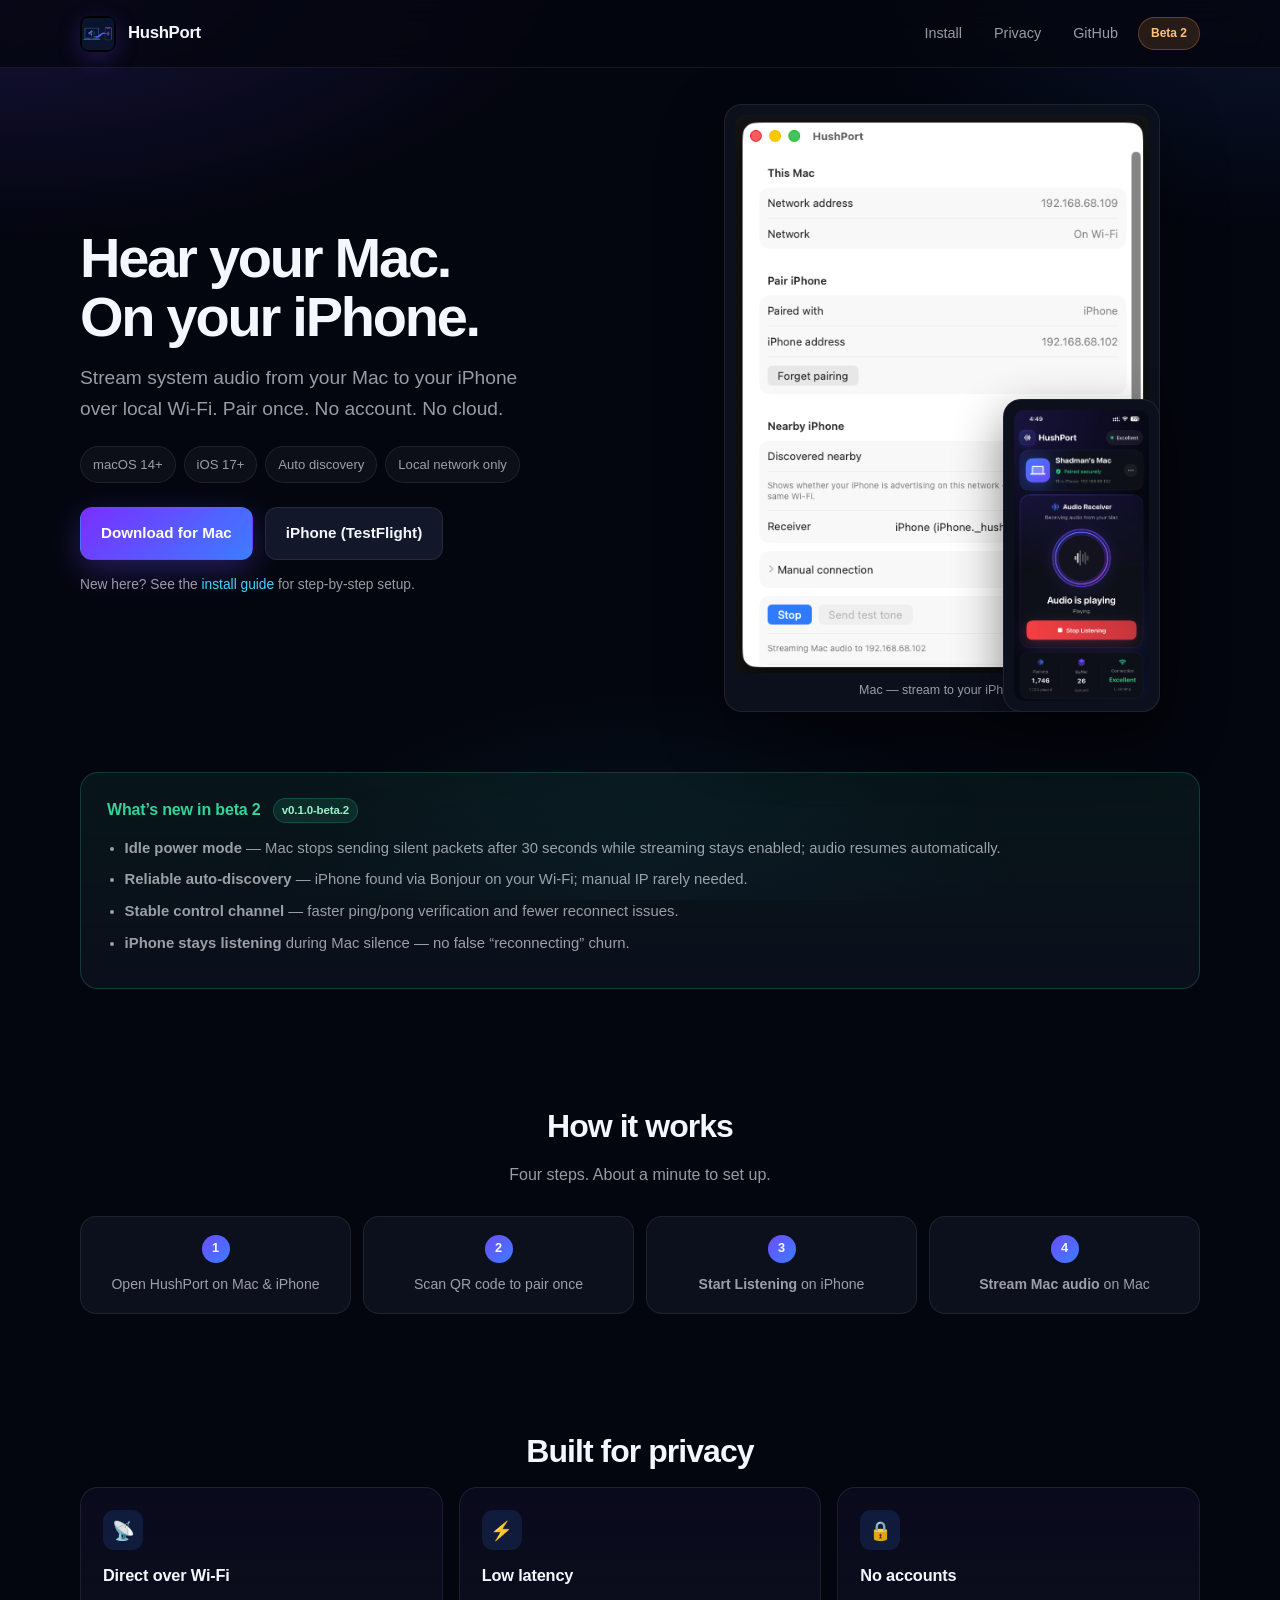
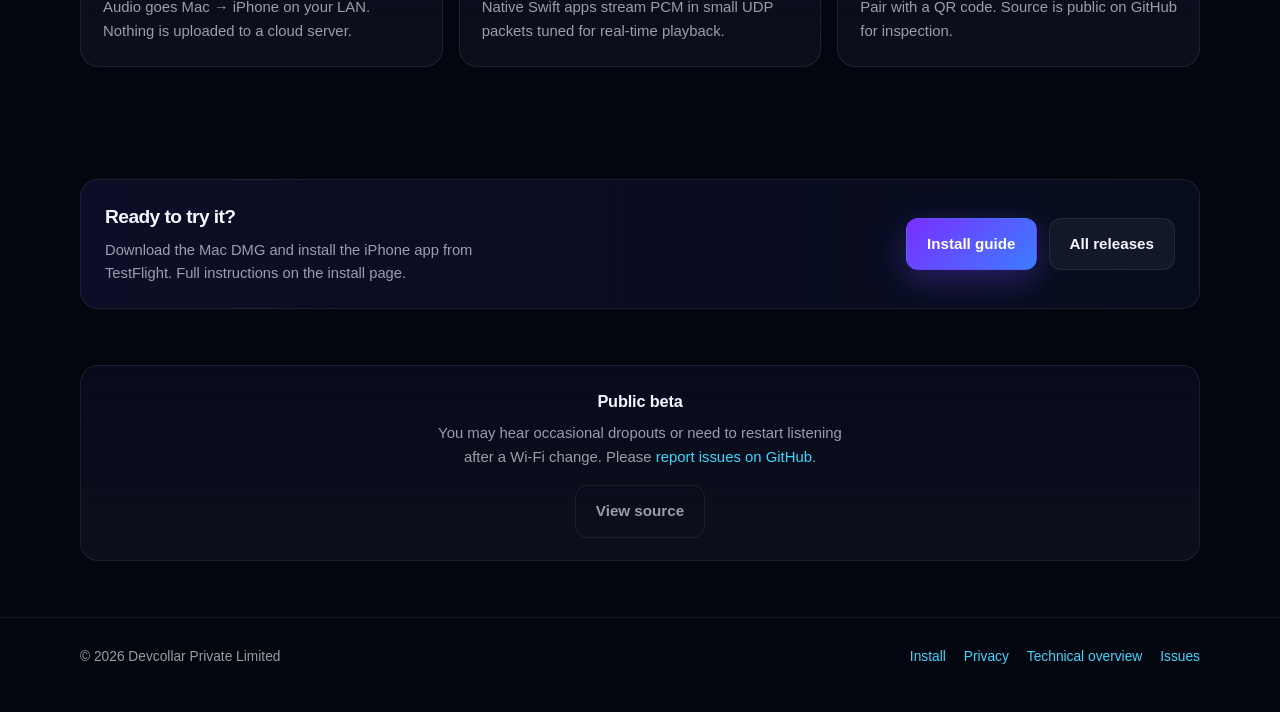
<file: docs/index.html>
<!DOCTYPE html>
<html lang="en">
<head>
  <meta charset="utf-8" />
  <meta name="viewport" content="width=device-width, initial-scale=1" />
  <meta name="description" content="HushPort streams your Mac's audio to your iPhone over Wi-Fi. Free public beta 2. No account. No cloud." />
  <title>HushPort — Hear your Mac on your iPhone</title>
  <link rel="icon" href="assets/favicon-32.png" sizes="32x32" type="image/png" />
  <link rel="apple-touch-icon" href="assets/apple-touch-icon.png" />
  <meta property="og:type" content="website" />
  <meta property="og:title" content="HushPort — Hear your Mac on your iPhone" />
  <meta property="og:description" content="Stream your Mac's audio to your iPhone over Wi-Fi. Free public beta. No account. No cloud." />
  <meta property="og:image" content="https://devcollar.github.io/hushport/assets/hushport-logo-512.png" />
  <meta name="twitter:card" content="summary" />
  <meta name="twitter:image" content="https://devcollar.github.io/hushport/assets/hushport-logo-512.png" />
  <link rel="stylesheet" href="assets/site.css" />
  <style>
    .hero-grid {
      display: grid;
      grid-template-columns: minmax(0, 1.05fr) minmax(0, 0.95fr);
      gap: 32px;
      align-items: center;
      padding: 36px 0 20px;
    }

    .hero-copy {
      min-width: 0;
    }

    .hero-copy h1 {
      font-size: clamp(2.3rem, 5vw, 3.5rem);
      line-height: 1.06;
      letter-spacing: -0.04em;
      font-weight: 800;
      margin-bottom: 16px;
    }

    .hero-copy .lead {
      font-size: clamp(1.02rem, 2vw, 1.2rem);
      color: var(--muted);
      max-width: 44ch;
      margin-bottom: 22px;
    }

    .pill-row {
      display: flex;
      flex-wrap: wrap;
      gap: 8px;
      margin-bottom: 24px;
    }

    .pill {
      padding: 7px 12px;
      border-radius: 999px;
      font-size: 0.82rem;
      color: var(--muted);
      background: rgba(255, 255, 255, 0.04);
      border: 1px solid var(--border);
    }

    .cta-row {
      display: flex;
      flex-wrap: wrap;
      gap: 12px;
      margin-bottom: 14px;
    }

    .cta-note {
      font-size: 0.86rem;
      color: var(--muted);
    }

    .hero-visual {
      min-width: 0;
      display: flex;
      justify-content: center;
      align-items: center;
      width: 100%;
    }

    .device-showcase {
      position: relative;
      width: min(100%, 460px);
      margin: 0 auto;
      padding: 0 12px 8px;
    }

    .shot {
      background: var(--panel);
      border: 1px solid var(--border);
      border-radius: var(--radius);
      padding: 10px;
      box-shadow: var(--shadow);
      margin: 0;
    }

    .shot img {
      width: 100%;
      height: auto;
      border-radius: 10px;
      display: block;
    }

    .shot figcaption {
      margin-top: 8px;
      font-size: 0.78rem;
      color: var(--muted);
      text-align: center;
    }

    .shot-mac {
      width: 100%;
    }

    .shot-ios {
      position: absolute;
      right: 12px;
      bottom: 8px;
      width: 34%;
      min-width: 110px;
      max-width: 168px;
      z-index: 2;
      box-shadow: 0 18px 48px rgba(0, 0, 0, 0.45);
    }

    .shot-ios figcaption {
      display: none;
    }

    .steps-row {
      display: grid;
      grid-template-columns: repeat(4, 1fr);
      gap: 12px;
    }

    .step {
      background: var(--panel);
      border: 1px solid var(--border);
      border-radius: 16px;
      padding: 18px 14px;
      text-align: center;
    }

    .step .num {
      width: 28px;
      height: 28px;
      border-radius: 50%;
      margin: 0 auto 10px;
      display: grid;
      place-items: center;
      font-weight: 700;
      font-size: 0.8rem;
      background: linear-gradient(135deg, var(--brand), var(--brand-bright));
    }

    .step p { font-size: 0.88rem; color: var(--muted); }

    .download-strip {
      display: flex;
      flex-wrap: wrap;
      align-items: center;
      justify-content: space-between;
      gap: 16px;
      padding: 22px 24px;
      border-radius: var(--radius);
      border: 1px solid var(--border);
      background: linear-gradient(90deg, rgba(107, 77, 255, 0.1), rgba(60, 125, 255, 0.06));
    }

    .download-strip p {
      color: var(--muted);
      font-size: 0.92rem;
      max-width: 48ch;
    }

    @media (max-width: 900px) {
      .hero-grid { grid-template-columns: 1fr; }
      .device-showcase {
        width: min(100%, 520px);
        padding-bottom: 0;
      }
      .shot-ios {
        position: static;
        width: min(52%, 220px);
        margin: 16px auto 0;
        box-shadow: var(--shadow);
      }
      .shot-ios figcaption {
        display: block;
      }
      .steps-row { grid-template-columns: 1fr 1fr; }
    }

    @media (max-width: 520px) {
      .steps-row { grid-template-columns: 1fr; }
    }
  </style>
</head>
<body>
  <div class="bg-glow"></div>

  <header class="site-header">
    <div class="wrap">
      <a class="brand" href="./">
        <img class="logo" src="assets/hushport-logo.png" alt="" width="36" height="36" />
        HushPort
      </a>
      <nav class="site-nav" aria-label="Primary">
        <a class="nav-link" href="install.html">Install</a>
        <a class="nav-link" href="privacy.html">Privacy</a>
        <a class="nav-link" href="https://github.com/Devcollar/hushport">GitHub</a>
        <span class="badge">Beta 2</span>
      </nav>
    </div>
  </header>

  <main class="wrap">
    <section class="hero-grid">
      <div class="hero-copy">
        <h1>Hear your Mac.<br />On your iPhone.</h1>
        <p class="lead">
          Stream system audio from your Mac to your iPhone over local Wi&#8209;Fi.
          Pair once. No account. No cloud.
        </p>

        <div class="pill-row">
          <span class="pill">macOS 14+</span>
          <span class="pill">iOS 17+</span>
          <span class="pill">Auto discovery</span>
          <span class="pill">Local network only</span>
        </div>

        <div class="cta-row">
          <a class="btn btn-primary" href="https://github.com/Devcollar/hushport/releases/download/v0.1.0-beta.2/HushPort-0.1.0-beta.2.dmg">
            Download for Mac
          </a>
          <a class="btn btn-secondary" href="https://testflight.apple.com/join/Smt218M1">
            iPhone (TestFlight)
          </a>
        </div>
        <p class="cta-note">
          New here? See the <a href="install.html">install guide</a> for step-by-step setup.
        </p>
      </div>

      <div class="hero-visual">
        <div class="device-showcase">
          <figure class="shot shot-mac">
            <img src="screenshots/mac-streaming.png" alt="HushPort Mac app streaming audio" width="960" height="540" loading="eager" />
            <figcaption>Mac — stream to your iPhone</figcaption>
          </figure>
          <figure class="shot shot-ios">
            <img src="screenshots/ios-streaming.png" alt="HushPort iPhone app playing audio" width="390" height="844" loading="eager" />
            <figcaption>iPhone — speaker or earphones</figcaption>
          </figure>
        </div>
      </div>
    </section>

    <section class="section-tight">
      <div class="changelog">
        <h3>What&rsquo;s new in beta 2 <span class="version">v0.1.0-beta.2</span></h3>
        <ul>
          <li><strong>Idle power mode</strong> — Mac stops sending silent packets after 30 seconds while streaming stays enabled; audio resumes automatically.</li>
          <li><strong>Reliable auto-discovery</strong> — iPhone found via Bonjour on your Wi&#8209;Fi; manual IP rarely needed.</li>
          <li><strong>Stable control channel</strong> — faster ping/pong verification and fewer reconnect issues.</li>
          <li><strong>iPhone stays listening</strong> during Mac silence — no false &ldquo;reconnecting&rdquo; churn.</li>
        </ul>
      </div>
    </section>

    <section class="section">
      <h2 class="section-title center">How it works</h2>
      <p class="section-lead center">Four steps. About a minute to set up.</p>
      <div class="steps-row">
        <div class="step"><div class="num">1</div><p>Open HushPort on Mac &amp; iPhone</p></div>
        <div class="step"><div class="num">2</div><p>Scan QR code to pair once</p></div>
        <div class="step"><div class="num">3</div><p><strong>Start Listening</strong> on iPhone</p></div>
        <div class="step"><div class="num">4</div><p><strong>Stream Mac audio</strong> on Mac</p></div>
      </div>
    </section>

    <section class="section">
      <h2 class="section-title center">Built for privacy</h2>
      <div class="grid-3">
        <article class="card">
          <div class="icon-chip">📡</div>
          <h3>Direct over Wi&#8209;Fi</h3>
          <p>Audio goes Mac → iPhone on your LAN. Nothing is uploaded to a cloud server.</p>
        </article>
        <article class="card">
          <div class="icon-chip">⚡</div>
          <h3>Low latency</h3>
          <p>Native Swift apps stream PCM in small UDP packets tuned for real-time playback.</p>
        </article>
        <article class="card">
          <div class="icon-chip">🔒</div>
          <h3>No accounts</h3>
          <p>Pair with a QR code. Source is public on GitHub for inspection.</p>
        </article>
      </div>
    </section>

    <section class="section">
      <div class="download-strip">
        <div>
          <h2 class="section-title" style="font-size:1.2rem; margin-bottom:6px;">Ready to try it?</h2>
          <p>Download the Mac DMG and install the iPhone app from TestFlight. Full instructions on the install page.</p>
        </div>
        <div class="cta-row" style="margin:0;">
          <a class="btn btn-primary" href="install.html">Install guide</a>
          <a class="btn btn-secondary" href="https://github.com/Devcollar/hushport/releases">All releases</a>
        </div>
      </div>
    </section>

    <section class="section" style="padding-top:0;">
      <div class="card" style="text-align:center;">
        <h3 style="margin-bottom:8px;">Public beta</h3>
        <p style="max-width:52ch; margin:0 auto 16px;">
          You may hear occasional dropouts or need to restart listening after a Wi&#8209;Fi change.
          Please <a href="https://github.com/Devcollar/hushport/issues/new/choose">report issues on GitHub</a>.
        </p>
        <a class="btn btn-ghost" href="https://github.com/Devcollar/hushport">View source</a>
      </div>
    </section>
  </main>

  <footer>
    <div class="wrap footer-row">
      <span>&copy; 2026 Devcollar Private Limited</span>
      <nav class="footer-links" aria-label="Footer">
        <a href="install.html">Install</a>
        <a href="privacy.html">Privacy</a>
        <a href="https://github.com/Devcollar/hushport/blob/main/docs/overview.md">Technical overview</a>
        <a href="https://github.com/Devcollar/hushport/issues">Issues</a>
      </nav>
    </div>
  </footer>
</body>
</html>
</file>
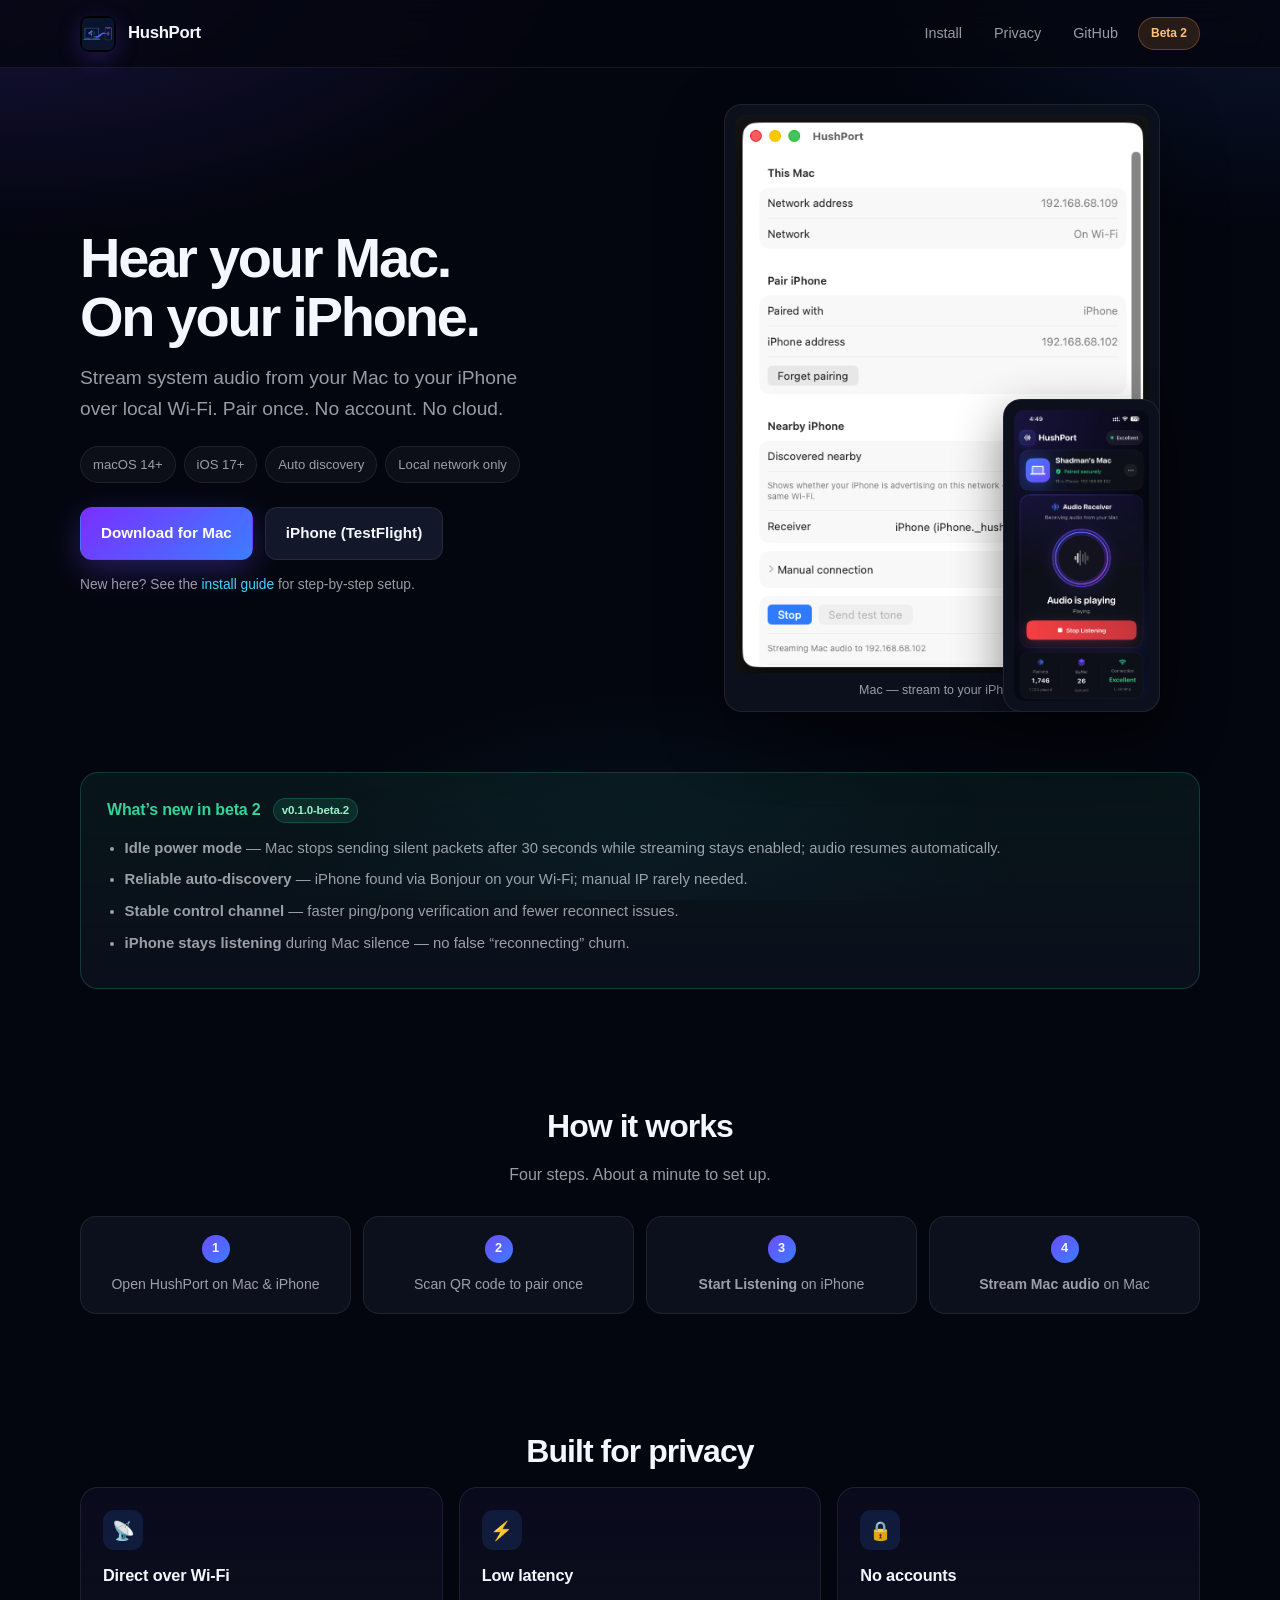
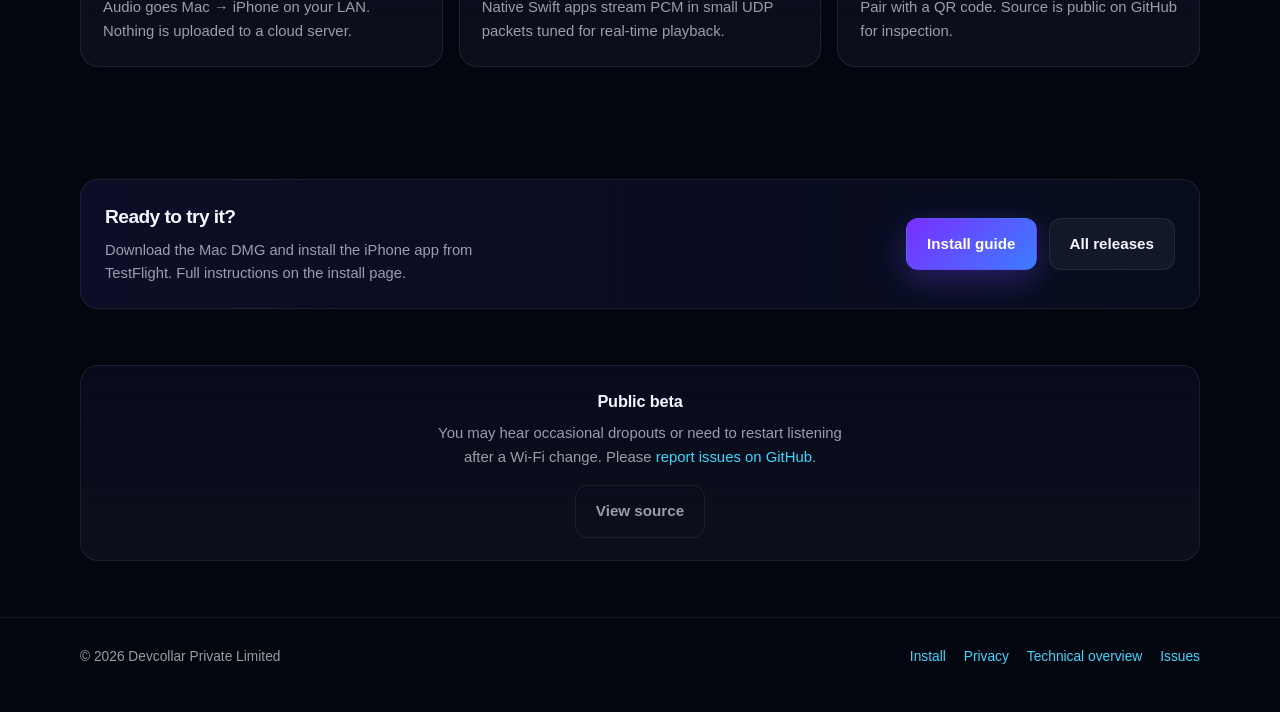
<file: docs/hushport.html>
<!DOCTYPE html>
<html lang="en">
<head>
  <meta charset="utf-8" />
  <meta http-equiv="refresh" content="0; url=./" />
  <link rel="canonical" href="https://devcollar.github.io/hushport/" />
  <title>Redirecting to HushPort…</title>
</head>
<body>
  <p><a href="./">Go to HushPort</a></p>
</body>
</html>
</file>
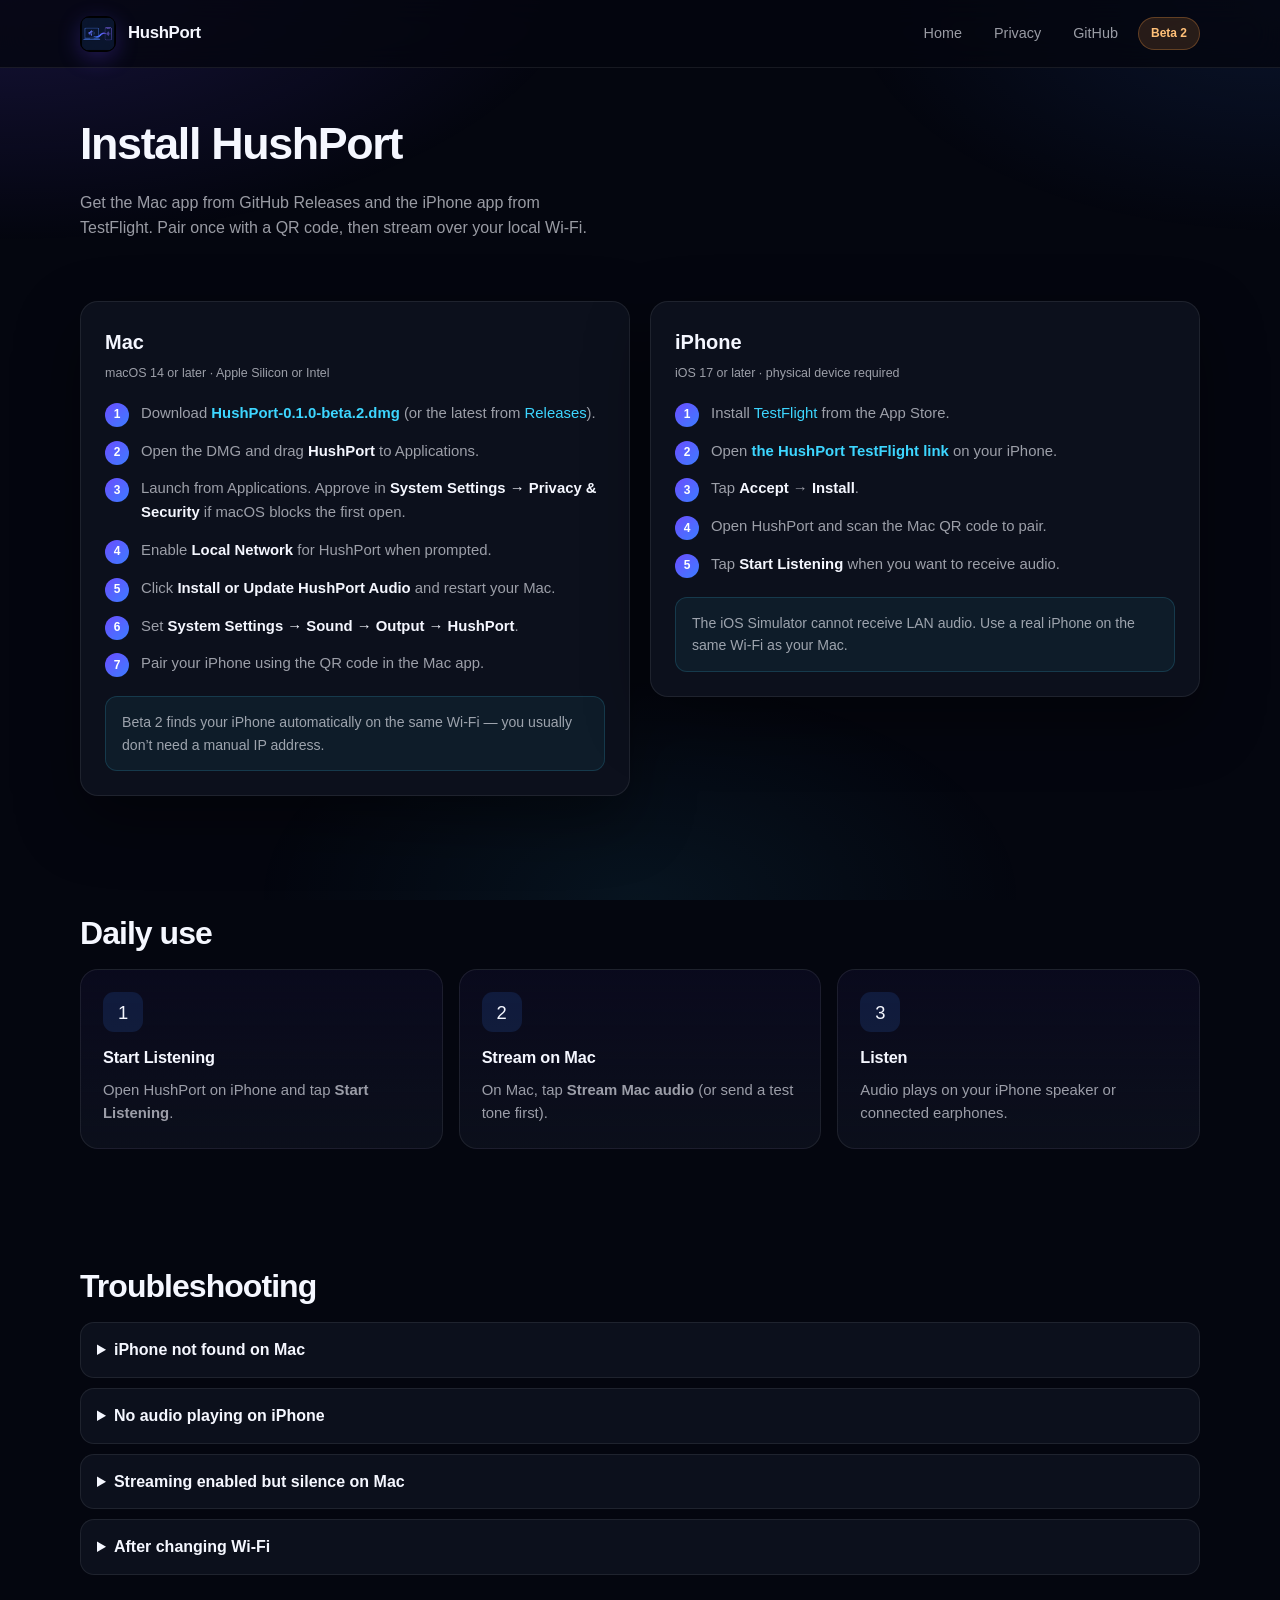
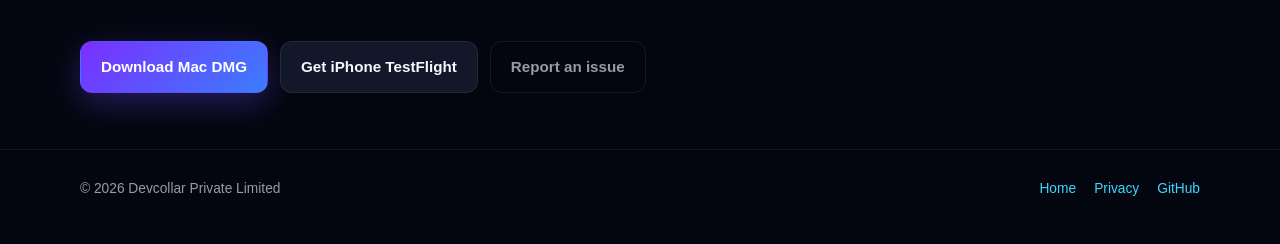
<file: docs/install.html>
<!DOCTYPE html>
<html lang="en">
<head>
  <meta charset="utf-8" />
  <meta name="viewport" content="width=device-width, initial-scale=1" />
  <meta name="description" content="Install HushPort on Mac and iPhone — beta 2 download, TestFlight, pairing, and troubleshooting." />
  <title>Install — HushPort</title>
  <link rel="icon" href="assets/favicon-32.png" sizes="32x32" type="image/png" />
  <link rel="apple-touch-icon" href="assets/apple-touch-icon.png" />
  <link rel="stylesheet" href="assets/site.css" />
</head>
<body>
  <div class="bg-glow"></div>

  <header class="site-header">
    <div class="wrap">
      <a class="brand" href="./">
        <img class="logo" src="assets/hushport-logo.png" alt="" width="36" height="36" />
        HushPort
      </a>
      <nav class="site-nav" aria-label="Primary">
        <a class="nav-link" href="./">Home</a>
        <a class="nav-link" href="privacy.html">Privacy</a>
        <a class="nav-link" href="https://github.com/Devcollar/hushport">GitHub</a>
        <span class="badge">Beta 2</span>
      </nav>
    </div>
  </header>

  <main class="wrap">
    <section class="page-hero">
      <h1>Install HushPort</h1>
      <p>
        Get the Mac app from GitHub Releases and the iPhone app from TestFlight.
        Pair once with a QR code, then stream over your local Wi&#8209;Fi.
      </p>
    </section>

    <section class="section-tight">
      <div class="install-grid">
        <article class="install-card">
          <h2>Mac</h2>
          <p class="platform">macOS 14 or later · Apple Silicon or Intel</p>
          <ol class="steps-list">
            <li>Download <strong><a href="https://github.com/Devcollar/hushport/releases/download/v0.1.0-beta.2/HushPort-0.1.0-beta.2.dmg">HushPort-0.1.0-beta.2.dmg</a></strong> (or the latest from <a href="https://github.com/Devcollar/hushport/releases">Releases</a>).</li>
            <li>Open the DMG and drag <strong>HushPort</strong> to Applications.</li>
            <li>Launch from Applications. Approve in <strong>System Settings → Privacy &amp; Security</strong> if macOS blocks the first open.</li>
            <li>Enable <strong>Local Network</strong> for HushPort when prompted.</li>
            <li>Click <strong>Install or Update HushPort Audio</strong> and restart your Mac.</li>
            <li>Set <strong>System Settings → Sound → Output → HushPort</strong>.</li>
            <li>Pair your iPhone using the QR code in the Mac app.</li>
          </ol>
          <div class="tip-box">
            Beta 2 finds your iPhone automatically on the same Wi&#8209;Fi — you usually don&rsquo;t need a manual IP address.
          </div>
        </article>

        <article class="install-card">
          <h2>iPhone</h2>
          <p class="platform">iOS 17 or later · physical device required</p>
          <ol class="steps-list">
            <li>Install <a href="https://apps.apple.com/app/testflight/id899247664">TestFlight</a> from the App Store.</li>
            <li>Open <strong><a href="https://testflight.apple.com/join/Smt218M1">the HushPort TestFlight link</a></strong> on your iPhone.</li>
            <li>Tap <strong>Accept</strong> → <strong>Install</strong>.</li>
            <li>Open HushPort and scan the Mac QR code to pair.</li>
            <li>Tap <strong>Start Listening</strong> when you want to receive audio.</li>
          </ol>
          <div class="tip-box">
            The iOS Simulator cannot receive LAN audio. Use a real iPhone on the same Wi&#8209;Fi as your Mac.
          </div>
        </article>
      </div>
    </section>

    <section class="section">
      <h2 class="section-title">Daily use</h2>
      <div class="grid-3">
        <article class="card">
          <div class="icon-chip">1</div>
          <h3>Start Listening</h3>
          <p>Open HushPort on iPhone and tap <strong>Start Listening</strong>.</p>
        </article>
        <article class="card">
          <div class="icon-chip">2</div>
          <h3>Stream on Mac</h3>
          <p>On Mac, tap <strong>Stream Mac audio</strong> (or send a test tone first).</p>
        </article>
        <article class="card">
          <div class="icon-chip">3</div>
          <h3>Listen</h3>
          <p>Audio plays on your iPhone speaker or connected earphones.</p>
        </article>
      </div>
    </section>

    <section class="section">
      <h2 class="section-title">Troubleshooting</h2>
      <div class="faq">
        <details>
          <summary>iPhone not found on Mac</summary>
          <p>On iPhone, tap <strong>Stop Listening</strong> then <strong>Start Listening</strong>. On Mac, enable <strong>Local Network</strong> for HushPort in System Settings. Both devices must be on the same Wi&#8209;Fi (not guest network).</p>
        </details>
        <details>
          <summary>No audio playing on iPhone</summary>
          <p>Confirm Mac sound output is <strong>HushPort</strong>. Turn up iPhone volume. Try <strong>Send test tone</strong> on Mac first.</p>
        </details>
        <details>
          <summary>Streaming enabled but silence on Mac</summary>
          <p>Beta 2 stops sending silent packets after ~30 seconds to save power. Mac shows <strong>Waiting for audio…</strong> but streaming stays on — audio resumes automatically when sound returns.</p>
        </details>
        <details>
          <summary>After changing Wi&#8209;Fi</summary>
          <p>Tap <strong>Stop Listening</strong> → <strong>Start Listening</strong> on iPhone, then stream again from Mac.</p>
        </details>
      </div>
    </section>

    <section class="section" style="padding-top: 0;">
      <div class="cta-row" style="display:flex; flex-wrap:wrap; gap:12px;">
        <a class="btn btn-primary" href="https://github.com/Devcollar/hushport/releases/download/v0.1.0-beta.2/HushPort-0.1.0-beta.2.dmg">Download Mac DMG</a>
        <a class="btn btn-secondary" href="https://testflight.apple.com/join/Smt218M1">Get iPhone TestFlight</a>
        <a class="btn btn-ghost" href="https://github.com/Devcollar/hushport/issues/new/choose">Report an issue</a>
      </div>
    </section>
  </main>

  <footer>
    <div class="wrap footer-row">
      <span>&copy; 2026 Devcollar Private Limited</span>
      <nav class="footer-links" aria-label="Footer">
        <a href="./">Home</a>
        <a href="privacy.html">Privacy</a>
        <a href="https://github.com/Devcollar/hushport">GitHub</a>
      </nav>
    </div>
  </footer>
</body>
</html>
</file>
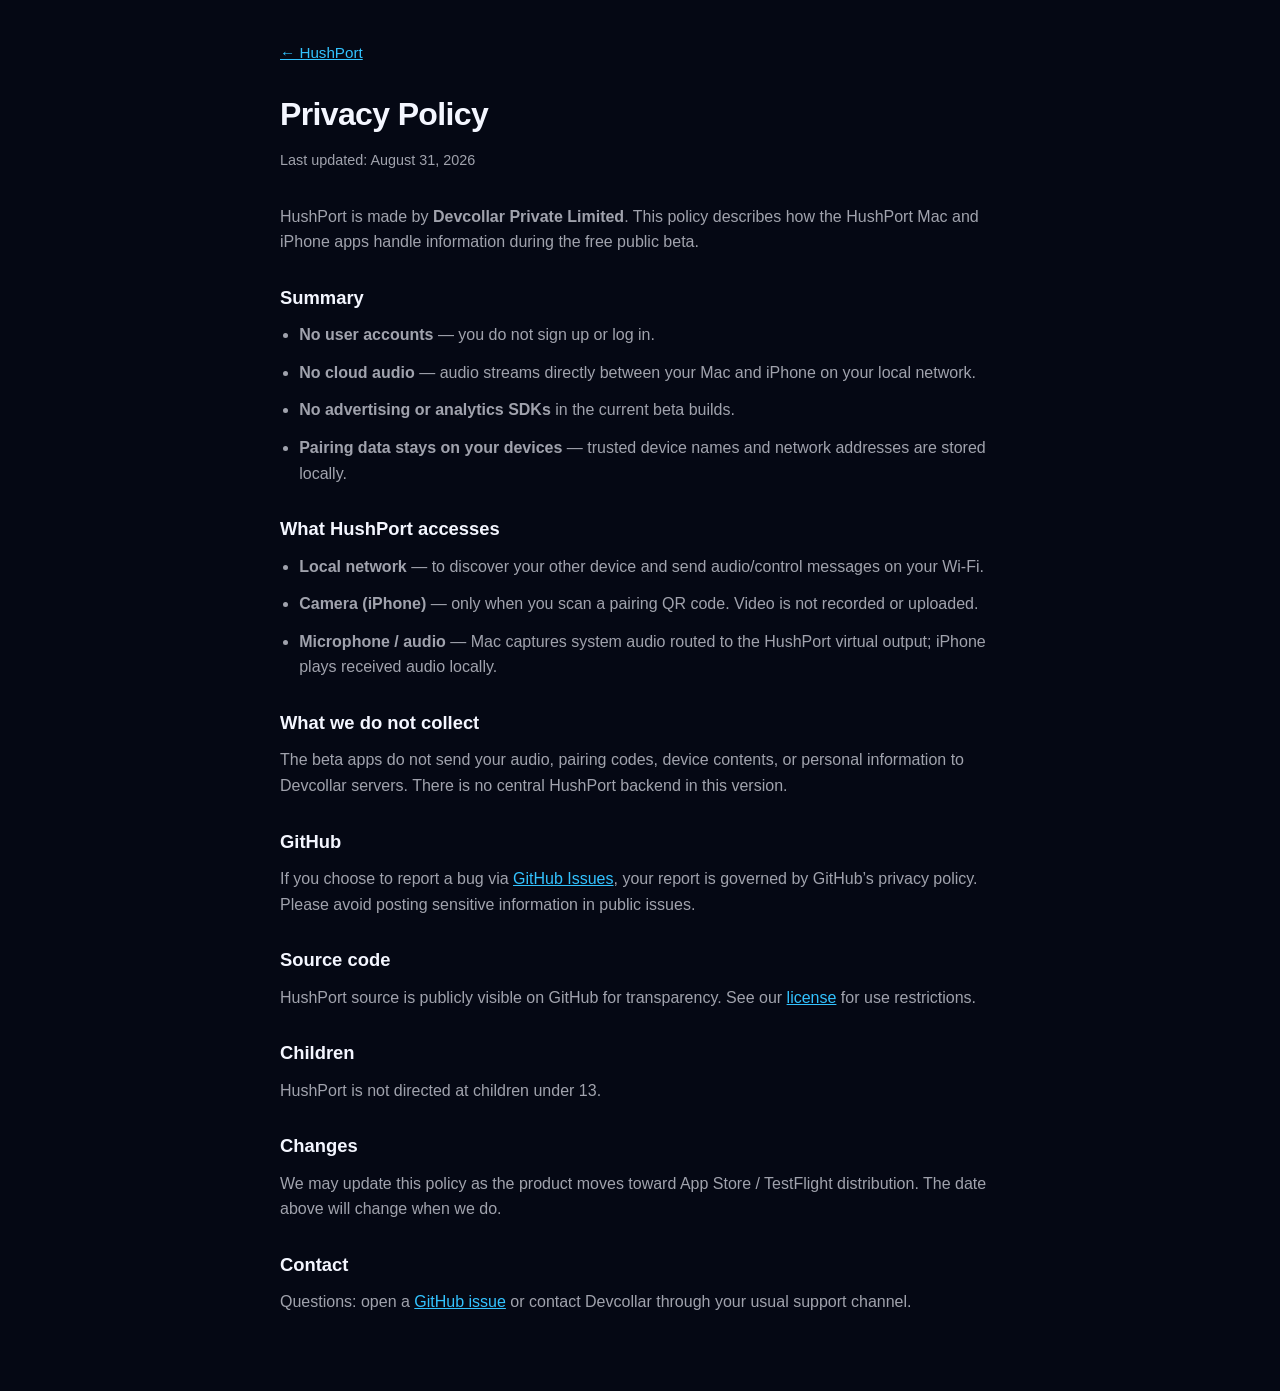
<file: docs/privacy.html>
<!DOCTYPE html>
<html lang="en">
<head>
  <meta charset="utf-8" />
  <meta name="viewport" content="width=device-width, initial-scale=1" />
  <title>Privacy — HushPort</title>
  <link rel="icon" href="assets/favicon-32.png" sizes="32x32" type="image/png" />
  <link rel="apple-touch-icon" href="assets/apple-touch-icon.png" />
  <style>
    :root {
      --bg: #050814;
      --text: #f4f6ff;
      --muted: rgba(244, 246, 255, 0.65);
      --border: rgba(255, 255, 255, 0.09);
      --cyan: #33c3ff;
      --max: 720px;
    }
    * { box-sizing: border-box; margin: 0; padding: 0; }
    body {
      font-family: -apple-system, BlinkMacSystemFont, "SF Pro Text", sans-serif;
      background: var(--bg);
      color: var(--text);
      line-height: 1.6;
      padding: 40px 20px 64px;
    }
    .wrap { max-width: var(--max); margin: 0 auto; }
    a { color: var(--cyan); }
    h1 { font-size: 2rem; margin-bottom: 8px; letter-spacing: -0.02em; }
    .updated { color: var(--muted); font-size: 0.9rem; margin-bottom: 32px; }
    h2 { font-size: 1.15rem; margin: 28px 0 10px; }
    p, li { color: var(--muted); margin-bottom: 12px; }
    ul { padding-left: 1.2rem; margin-bottom: 16px; }
    .back { display: inline-block; margin-bottom: 24px; font-size: 0.95rem; }
  </style>
</head>
<body>
  <div class="wrap">
    <a class="back" href="./">&larr; HushPort</a>
    <h1>Privacy Policy</h1>
    <p class="updated">Last updated: August 31, 2026</p>

    <p>
      HushPort is made by <strong>Devcollar Private Limited</strong>.
      This policy describes how the HushPort Mac and iPhone apps handle information during the free public beta.
    </p>

    <h2>Summary</h2>
    <ul>
      <li><strong>No user accounts</strong> — you do not sign up or log in.</li>
      <li><strong>No cloud audio</strong> — audio streams directly between your Mac and iPhone on your local network.</li>
      <li><strong>No advertising or analytics SDKs</strong> in the current beta builds.</li>
      <li><strong>Pairing data stays on your devices</strong> — trusted device names and network addresses are stored locally.</li>
    </ul>

    <h2>What HushPort accesses</h2>
    <ul>
      <li><strong>Local network</strong> — to discover your other device and send audio/control messages on your Wi&#8209;Fi.</li>
      <li><strong>Camera (iPhone)</strong> — only when you scan a pairing QR code. Video is not recorded or uploaded.</li>
      <li><strong>Microphone / audio</strong> — Mac captures system audio routed to the HushPort virtual output; iPhone plays received audio locally.</li>
    </ul>

    <h2>What we do not collect</h2>
    <p>
      The beta apps do not send your audio, pairing codes, device contents, or personal information to Devcollar servers.
      There is no central HushPort backend in this version.
    </p>

    <h2>GitHub</h2>
    <p>
      If you choose to report a bug via <a href="https://github.com/Devcollar/hushport/issues">GitHub Issues</a>,
      your report is governed by GitHub&rsquo;s privacy policy. Please avoid posting sensitive information in public issues.
    </p>

    <h2>Source code</h2>
    <p>
      HushPort source is publicly visible on GitHub for transparency.
      See our <a href="https://github.com/Devcollar/hushport/blob/main/LICENSE">license</a> for use restrictions.
    </p>

    <h2>Children</h2>
    <p>HushPort is not directed at children under 13.</p>

    <h2>Changes</h2>
    <p>We may update this policy as the product moves toward App Store / TestFlight distribution. The date above will change when we do.</p>

    <h2>Contact</h2>
    <p>
      Questions: open a <a href="https://github.com/Devcollar/hushport/issues/new/choose">GitHub issue</a>
      or contact Devcollar through your usual support channel.
    </p>
  </div>
</body>
</html>
</file>
<file: docs/assets/site.css>
:root {
  --bg: #04060f;
  --panel: #0c101c;
  --panel-raised: #121829;
  --panel-hover: #171f33;
  --border: rgba(255, 255, 255, 0.08);
  --text: #f5f7ff;
  --muted: rgba(245, 247, 255, 0.62);
  --brand: #6b4dff;
  --brand-bright: #3c7dff;
  --cyan: #3dd6ff;
  --success: #34d399;
  --orange: #ff9f43;
  --max: 1120px;
  --radius: 18px;
  --shadow: 0 24px 64px rgba(0, 0, 0, 0.42);
}

* { box-sizing: border-box; margin: 0; padding: 0; }

html { scroll-behavior: smooth; }

body {
  font-family: -apple-system, BlinkMacSystemFont, "SF Pro Text", "Segoe UI", sans-serif;
  background: var(--bg);
  color: var(--text);
  line-height: 1.6;
  -webkit-font-smoothing: antialiased;
}

.bg-glow {
  position: fixed;
  inset: 0;
  pointer-events: none;
  z-index: -1;
  background:
    radial-gradient(ellipse 80% 55% at 0% -5%, rgba(107, 77, 255, 0.2), transparent 58%),
    radial-gradient(ellipse 65% 50% at 100% 0%, rgba(60, 125, 255, 0.12), transparent 52%),
    radial-gradient(ellipse 55% 45% at 50% 100%, rgba(61, 214, 255, 0.07), transparent 55%);
}

a { color: var(--cyan); text-decoration: none; }
a:hover { text-decoration: underline; }

.wrap { width: min(var(--max), calc(100% - 40px)); margin: 0 auto; }

.site-header {
  position: sticky;
  top: 0;
  z-index: 20;
  backdrop-filter: blur(14px);
  background: rgba(4, 6, 15, 0.78);
  border-bottom: 1px solid var(--border);
}

.site-header .wrap {
  display: flex;
  align-items: center;
  justify-content: space-between;
  gap: 16px;
  padding: 14px 0;
}

.brand {
  display: flex;
  align-items: center;
  gap: 12px;
  font-weight: 700;
  font-size: 1.05rem;
  letter-spacing: -0.02em;
  color: var(--text);
  text-decoration: none;
}

.brand:hover { text-decoration: none; }

.logo {
  width: 36px;
  height: 36px;
  border-radius: 10px;
  object-fit: cover;
  box-shadow: 0 6px 22px rgba(107, 77, 255, 0.28);
}

.site-nav {
  display: flex;
  align-items: center;
  gap: 8px;
  flex-wrap: wrap;
}

.nav-link {
  color: var(--muted);
  font-size: 0.9rem;
  font-weight: 500;
  padding: 8px 12px;
  border-radius: 10px;
  text-decoration: none;
}

.nav-link:hover {
  color: var(--text);
  background: rgba(255, 255, 255, 0.04);
  text-decoration: none;
}

.badge {
  display: inline-flex;
  align-items: center;
  gap: 6px;
  padding: 6px 12px;
  border-radius: 999px;
  font-size: 0.75rem;
  font-weight: 600;
  background: rgba(255, 159, 67, 0.14);
  color: #ffc078;
  border: 1px solid rgba(255, 159, 67, 0.28);
  white-space: nowrap;
}

.btn {
  display: inline-flex;
  align-items: center;
  justify-content: center;
  gap: 8px;
  padding: 13px 20px;
  border-radius: 12px;
  font-size: 0.95rem;
  font-weight: 650;
  text-decoration: none;
  border: 1px solid transparent;
  transition: transform 0.15s ease, box-shadow 0.15s ease, background 0.15s ease;
  cursor: pointer;
}

.btn:hover { text-decoration: none; transform: translateY(-1px); }

.btn-primary {
  color: white;
  background: linear-gradient(135deg, #7a2fff, var(--brand-bright));
  box-shadow: 0 10px 32px rgba(107, 77, 255, 0.32);
}

.btn-secondary {
  color: var(--text);
  background: var(--panel-raised);
  border-color: var(--border);
}

.btn-ghost {
  color: var(--muted);
  background: transparent;
  border-color: var(--border);
}

.section { padding: 56px 0; }

.section-tight { padding: 32px 0 56px; }

.section-title {
  font-size: clamp(1.5rem, 3vw, 2rem);
  letter-spacing: -0.03em;
  margin-bottom: 10px;
}

.section-lead {
  color: var(--muted);
  max-width: 56ch;
  margin-bottom: 28px;
}

.section-title.center,
.section-lead.center { text-align: center; margin-left: auto; margin-right: auto; }

.card {
  background: linear-gradient(180deg, rgba(107, 77, 255, 0.06), rgba(12, 16, 28, 0.95));
  border: 1px solid var(--border);
  border-radius: var(--radius);
  padding: 22px;
}

.card h3 {
  font-size: 1.02rem;
  margin-bottom: 8px;
  letter-spacing: -0.01em;
}

.card p, .card li {
  color: var(--muted);
  font-size: 0.93rem;
}

.grid-2 {
  display: grid;
  grid-template-columns: repeat(2, 1fr);
  gap: 16px;
}

.grid-3 {
  display: grid;
  grid-template-columns: repeat(3, 1fr);
  gap: 16px;
}

.icon-chip {
  width: 40px;
  height: 40px;
  border-radius: 11px;
  display: grid;
  place-items: center;
  background: rgba(60, 125, 255, 0.14);
  margin-bottom: 12px;
  font-size: 1.15rem;
}

.changelog {
  border: 1px solid rgba(52, 211, 153, 0.22);
  background: linear-gradient(180deg, rgba(52, 211, 153, 0.08), rgba(12, 16, 28, 0.92));
  border-radius: var(--radius);
  padding: 24px 26px;
}

.changelog h3 {
  color: var(--success);
  font-size: 1rem;
  margin-bottom: 14px;
  letter-spacing: -0.01em;
}

.changelog ul {
  padding-left: 1.1rem;
  color: var(--muted);
}

.changelog li { margin-bottom: 8px; font-size: 0.93rem; }

.changelog .version {
  display: inline-block;
  margin-left: 8px;
  padding: 2px 8px;
  border-radius: 999px;
  font-size: 0.72rem;
  font-weight: 600;
  color: #9ef0c8;
  background: rgba(52, 211, 153, 0.12);
  border: 1px solid rgba(52, 211, 153, 0.22);
  vertical-align: middle;
}

footer {
  border-top: 1px solid var(--border);
  padding: 28px 0 44px;
  color: var(--muted);
  font-size: 0.86rem;
}

.footer-row {
  display: flex;
  flex-wrap: wrap;
  justify-content: space-between;
  gap: 12px;
  align-items: center;
}

.footer-links { display: flex; flex-wrap: wrap; gap: 18px; }

/* Install page */
.page-hero {
  padding: 40px 0 28px;
}

.page-hero h1 {
  font-size: clamp(2rem, 4vw, 2.8rem);
  letter-spacing: -0.03em;
  margin-bottom: 10px;
}

.page-hero p { color: var(--muted); max-width: 58ch; }

.install-grid {
  display: grid;
  grid-template-columns: 1fr 1fr;
  gap: 20px;
  align-items: start;
}

.install-card {
  background: var(--panel);
  border: 1px solid var(--border);
  border-radius: var(--radius);
  padding: 24px;
  box-shadow: var(--shadow);
}

.install-card h2 {
  font-size: 1.25rem;
  margin-bottom: 6px;
  display: flex;
  align-items: center;
  gap: 10px;
}

.install-card .platform {
  font-size: 0.78rem;
  color: var(--muted);
  margin-bottom: 18px;
}

.steps-list {
  list-style: none;
  counter-reset: step;
}

.steps-list li {
  counter-increment: step;
  position: relative;
  padding-left: 36px;
  margin-bottom: 14px;
  color: var(--muted);
  font-size: 0.93rem;
}

.steps-list li::before {
  content: counter(step);
  position: absolute;
  left: 0;
  top: 1px;
  width: 24px;
  height: 24px;
  border-radius: 50%;
  display: grid;
  place-items: center;
  font-size: 0.75rem;
  font-weight: 700;
  color: white;
  background: linear-gradient(135deg, var(--brand), var(--brand-bright));
}

.steps-list strong { color: var(--text); }

.tip-box {
  margin-top: 20px;
  padding: 14px 16px;
  border-radius: 12px;
  background: rgba(61, 214, 255, 0.06);
  border: 1px solid rgba(61, 214, 255, 0.16);
  font-size: 0.88rem;
  color: var(--muted);
}

.faq details {
  background: var(--panel);
  border: 1px solid var(--border);
  border-radius: 14px;
  padding: 14px 16px;
  margin-bottom: 10px;
}

.faq summary {
  cursor: pointer;
  font-weight: 600;
  color: var(--text);
}

.faq p {
  margin-top: 10px;
  color: var(--muted);
  font-size: 0.9rem;
}

@media (max-width: 900px) {
  .grid-2, .grid-3, .install-grid { grid-template-columns: 1fr; }
  .site-nav .nav-link { display: none; }
}
</file>
